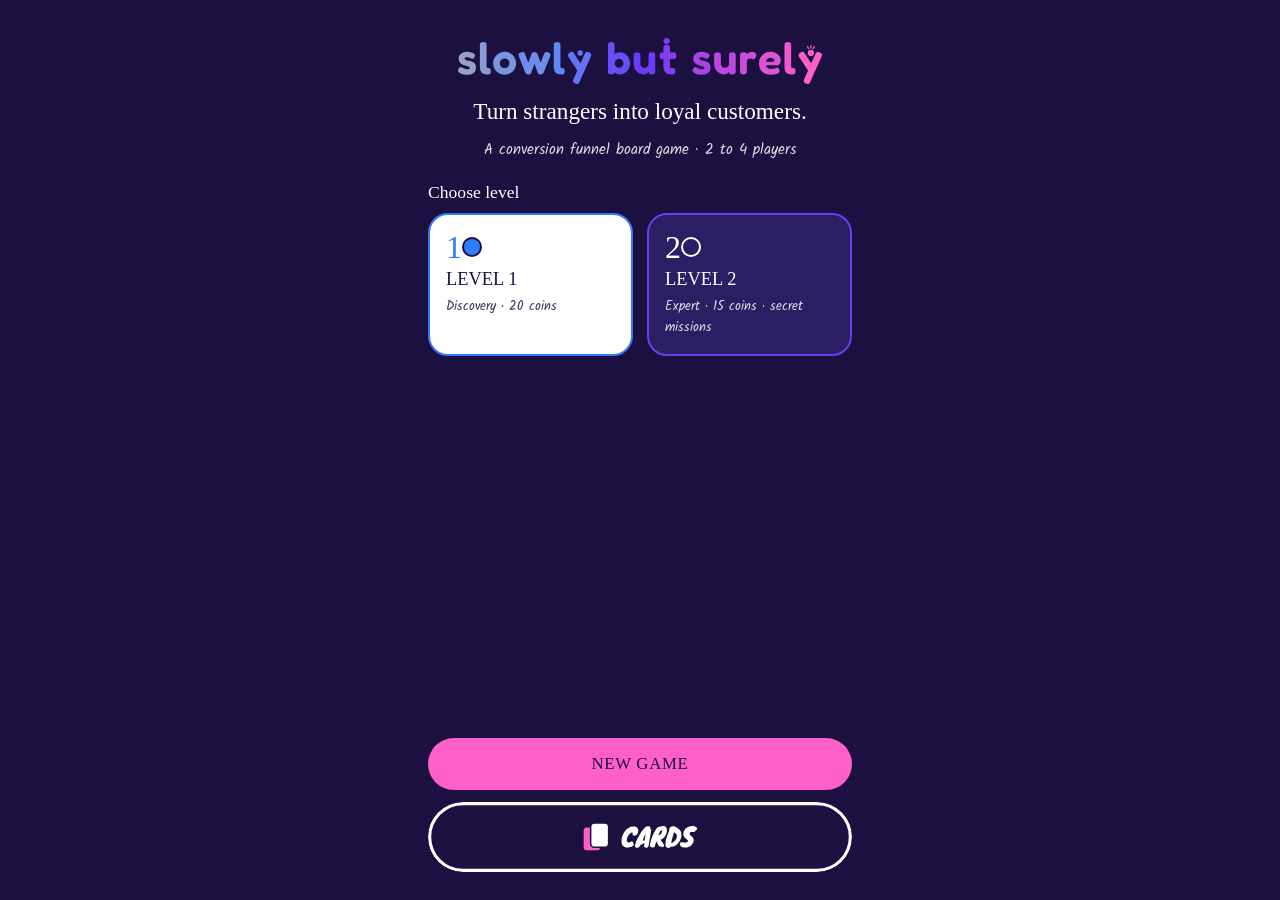
<file: index.html>
<!doctype html>
<html lang="en">
<head>
  <meta charset="utf-8">
  <meta name="viewport" content="width=device-width, initial-scale=1">
  <title>Slowly But Surely</title>
  <!-- Typographies Google Fonts -->
  <link rel="preconnect" href="https://fonts.googleapis.com">
  <link rel="preconnect" href="https://fonts.gstatic.com" crossorigin>
  <link href="https://fonts.googleapis.com/css2?family=DM+Mono:wght@400;500&family=Kalam:wght@400;700&family=Permanent+Marker&display=swap" rel="stylesheet">
  <link rel="stylesheet" href="./css/style.css">
  <script type="module" src="./js/app.js"></script>
</head>
<body>
  <main class="shell">
    <!-- Écran d'accueil : logo, choix du niveau (1 en bleu par défaut) et boutons -->
    <section id="screen-home" class="screen">
      <div class="home-hero">
        <img src="./assets/logo.svg" alt="slowly but surely" class="logo-svg logo-hero">
        <p class="hero-lead">Turn strangers into loyal customers.</p>
        <p class="hero-sub">A conversion funnel board game · 2 to 4 players</p>
      </div>

      <div>
        <span class="section-label">Choose level</span>
        <div class="level-grid">
          <button type="button" class="lvl-card is-sel-1" data-level="1">
            <div class="lvl-top">
              <span class="lvl-num">1</span>
              <span class="radio-dot"></span>
            </div>
            <div class="lvl-name">LEVEL 1</div>
            <div class="lvl-desc">Discovery · 20 coins</div>
          </button>
          <button type="button" class="lvl-card" data-level="2">
            <div class="lvl-top">
              <span class="lvl-num">2</span>
              <span class="radio-dot"></span>
            </div>
            <div class="lvl-name">LEVEL 2</div>
            <div class="lvl-desc">Expert · 15 coins · secret missions</div>
          </button>
        </div>
      </div>

      <div class="cta-stack">
        <button id="btn-new-game" type="button" class="btn-main">NEW GAME</button>
        <a href="./guide.html" class="btn-svg-link">
          <img src="./assets/button_cards.svg" alt="Cards" class="btn-svg-img">
        </a>
      </div>
    </section>

    <!-- Écran configuration des joueurs (logo cliquable pour revenir à l'accueil) -->
    <section id="screen-players" class="screen hidden">
      <header class="top-bar">
        <button id="btn-players-home" type="button" class="logo-btn" aria-label="Back to home">
          <img src="./assets/logo.svg" alt="slowly but surely" class="logo-svg">
        </button>
        <span id="players-level-badge" class="lvl-pill">LEVEL 1</span>
      </header>
      <div class="page-head">
        <h1 class="page-title">Players</h1>
        <p class="page-sub">How many players are at the table?</p>
      </div>
      <div class="count-grid">
        <button type="button" class="count-btn" data-count="2">2</button>
        <button type="button" class="count-btn is-active" data-count="3">3</button>
        <button type="button" class="count-btn" data-count="4">4</button>
      </div>
      <p class="hint-line">Just first names. Each player keeps their token colour.</p>
      <div id="player-inputs" class="stack"></div>
      <p id="players-error" class="err-msg hidden"></p>
      <div class="cta-stack">
        <button id="btn-start-game" type="button" class="btn-main">START GAME</button>
        <a href="./guide.html" class="btn-svg-link">
          <img src="./assets/button_cards.svg" alt="Cards" class="btn-svg-img">
        </a>
      </div>
    </section>

    <!-- Écran de manche (6 manches) -->
    <section id="screen-round" class="screen hidden">
      <header class="top-bar">
        <img src="./assets/logo.svg" alt="slowly but surely" class="logo-svg">
        <span id="round-level-badge" class="lvl-pill">LEVEL 1</span>
      </header>
      <div class="round-box">
        <div id="round-eyebrow" class="round-label">ROUND</div>
        <div id="round-counter" class="round-big">1/6</div>
        <div id="round-bars" class="round-bars"></div>
      </div>
      <div id="event-slot" class="event-wrap"></div>
      <div class="cta-stack">
        <button id="btn-round-action" type="button" class="btn-main">ROUND 1: DRAW EVENT</button>
        <a href="./guide.html" class="btn-svg-link">
          <img src="./assets/button_cards.svg" alt="Cards" class="btn-svg-img">
        </a>
      </div>
    </section>

    <!-- Écran de saisie des scores finaux (en pions + pièces) -->
    <section id="screen-scores" class="screen hidden">
      <header class="top-bar">
        <img src="./assets/logo.svg" alt="slowly but surely" class="logo-svg">
        <span id="scores-level-badge" class="lvl-pill">LEVEL 1</span>
      </header>
      <div class="page-head">
        <h1 class="page-title">Final scores</h1>
        <p id="scores-subtitle" class="page-sub">Count your pawns and coins on the board.</p>
      </div>
      <form id="scores-form" class="score-form" novalidate>
        <div id="score-cards" class="stack"></div>
        <button type="submit" class="btn-main">CALCULATE</button>
      </form>
    </section>

    <!-- Écran des résultats -->
    <section id="screen-results" class="screen hidden">
      <header class="top-bar">
        <img src="./assets/logo.svg" alt="slowly but surely" class="logo-svg">
        <span id="results-level-badge" class="lvl-pill">LEVEL 1</span>
      </header>
      <h1 class="page-title">Results</h1>
      <div id="winner-banner"></div>
      <div id="runners-list" class="stack"></div>
      <p class="bonus-note"><span class="bonus-dot"></span>Best conversion rate: +3 bonus points.</p>
      <div class="cta-stack">
        <button id="btn-results-new-game" type="button" class="btn-outline">NEW GAME</button>
      </div>
    </section>
  </main>

  <!-- Modale de confirmation de manche / fin de partie -->
  <div id="modal-round" class="modal hidden">
    <div class="modal-card">
      <div class="modal-badge">?</div>
      <h2 id="modal-round-title" class="modal-title">Everyone played?</h2>
      <p id="modal-round-desc" class="modal-desc"></p>
      <div class="modal-actions">
        <button id="modal-round-cancel" type="button" class="btn-modal-cancel">CANCEL</button>
        <button id="modal-round-confirm" type="button" class="btn-modal-pink">YES</button>
      </div>
    </div>
  </div>

  <!-- Modale de suppression de partie -->
  <div id="modal-reset" class="modal hidden">
    <div class="modal-card">
      <div class="modal-badge">!</div>
      <h2 class="modal-title">Erase game?</h2>
      <p class="modal-desc">Scores will be deleted from this device.</p>
      <div class="modal-actions">
        <button id="modal-reset-cancel" type="button" class="btn-modal-cancel">CANCEL</button>
        <button id="modal-reset-confirm" type="button" class="btn-modal-pink">ERASE</button>
      </div>
    </div>
  </div>
</body>
</html>
</file>
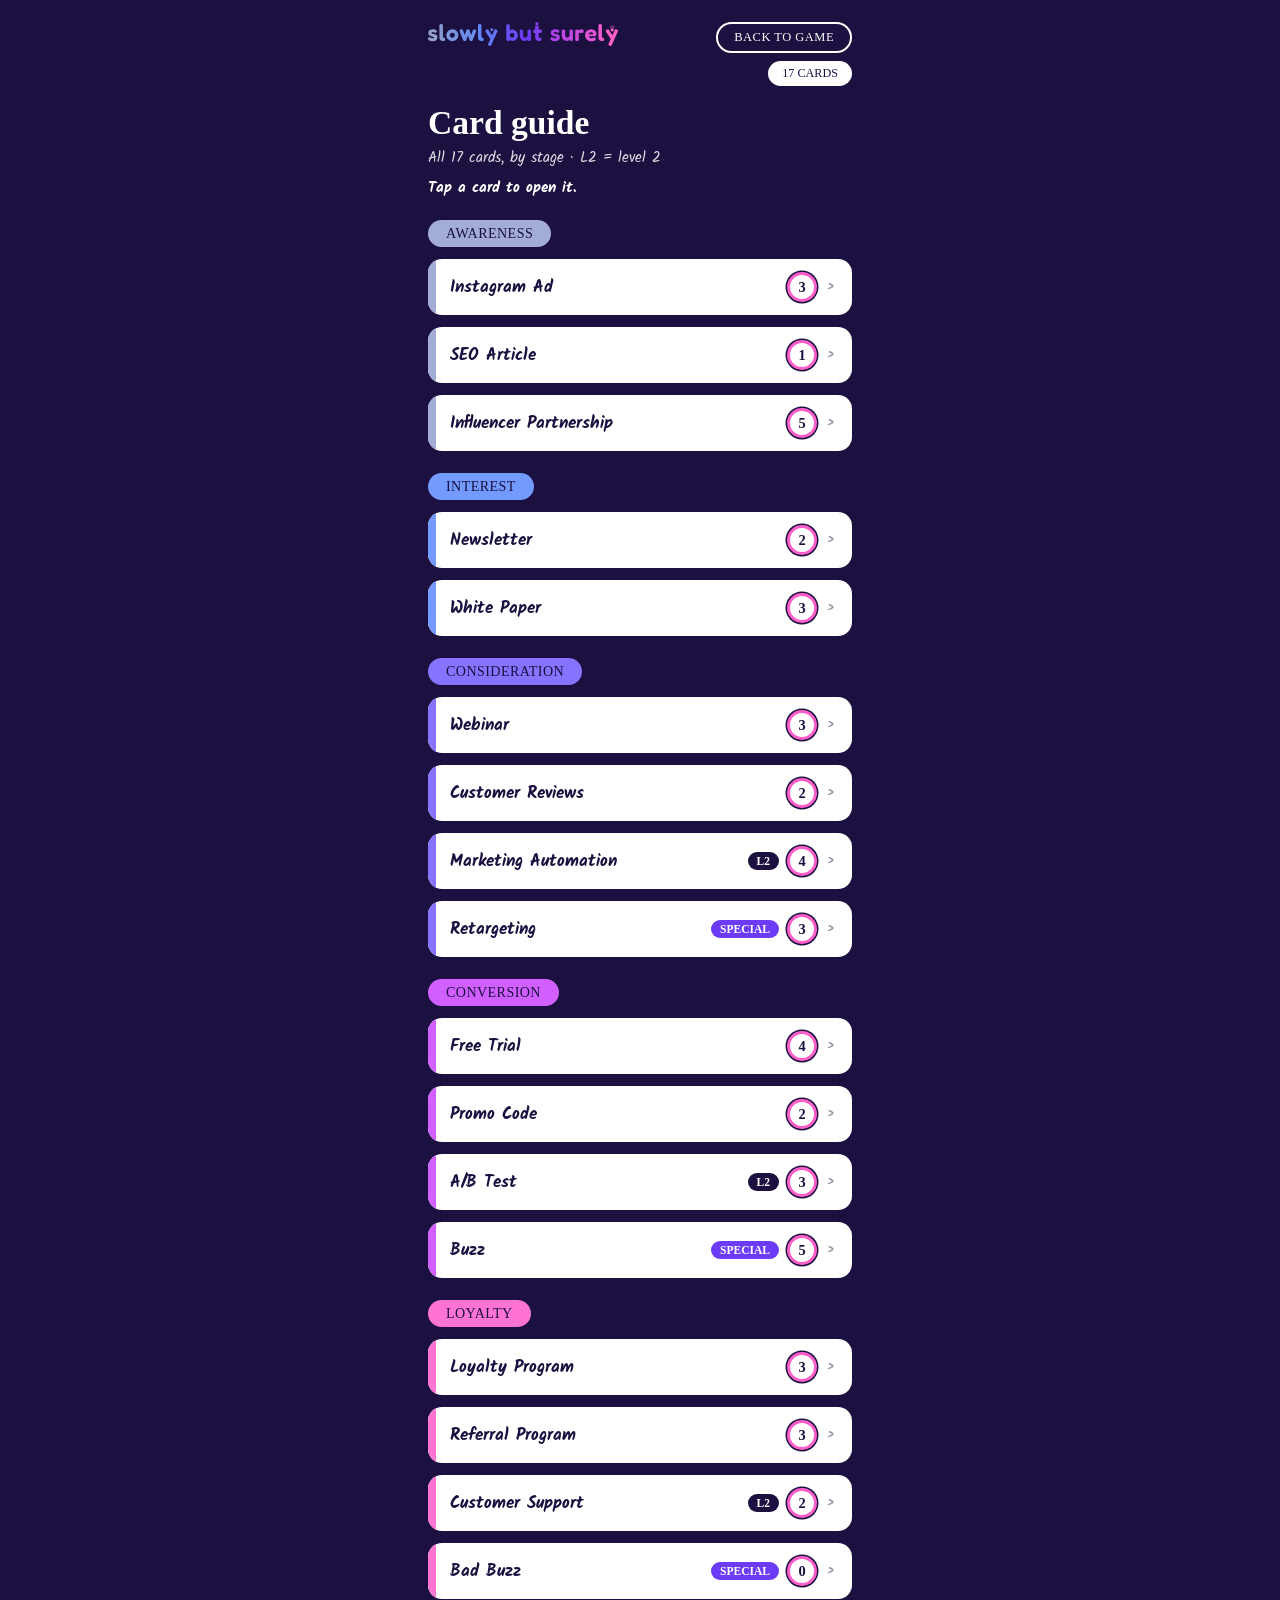
<file: guide.html>
<!doctype html>
<html lang="en">
<head>
  <meta charset="utf-8">
  <meta name="viewport" content="width=device-width, initial-scale=1">
  <title>Slowly But Surely — Card guide</title>
  <!-- Typographies Google Fonts -->
  <link rel="preconnect" href="https://fonts.googleapis.com">
  <link rel="preconnect" href="https://fonts.gstatic.com" crossorigin>
  <link href="https://fonts.googleapis.com/css2?family=DM+Mono:wght@400;500&family=Kalam:wght@400;700&family=Permanent+Marker&display=swap" rel="stylesheet">
  <link rel="stylesheet" href="./css/style.css">
  <script type="module" src="./js/guide.js"></script>
</head>
<body>
  <main class="shell">
    <!-- Barre haute : logo SVG à gauche, pilules BACK TO GAME et 17 CARDS à droite -->
    <header class="top-bar">
      <a href="./index.html"><img src="./assets/logo.svg" alt="slowly but surely" class="logo-svg"></a>
      <div class="guide-pills">
        <a href="./index.html" class="pill-outline">BACK TO GAME</a>
        <span id="guide-count-pill" class="pill-white">17 CARDS</span>
      </div>
    </header>

    <!-- Vue 1 : liste complète des 17 cartes par étape -->
    <section id="guide-list-view" class="guide-list-screen">
      <div class="page-head">
        <h1 class="page-title">Card guide</h1>
        <p class="page-sub">All 17 cards, by stage · L2 = level 2</p>
        <p class="tap-hint">Tap a card to open it.</p>
      </div>
      <div id="guide-groups" class="stack-lg"></div>
    </section>

    <!-- Vue 2 : détail plein écran espacé d'une carte -->
    <section id="guide-detail-view" class="screen hidden">
      <div class="detail-top">
        <button id="btn-back-to-list" type="button" class="back-link">&lsaquo;&nbsp;&nbsp;All cards</button>
        <div id="detail-stage-pill" class="row-right"></div>
      </div>

      <div id="guide-detail-content" class="detail-wrap"></div>

      <button id="btn-next-card" type="button" class="btn-outline">NEXT CARD</button>
    </section>
  </main>
</body>
</html>
</file>
<file: css/style.css>
/* Palette de couleurs Slowly But Surely */
:root {
  --ink: #1B1040;
  --wall: #2B1E62;
  --pink: #FF5FC8;
  --violet: #6C3BF5;
  --blue: #2F7BFF;
  --white: #FFFFFF;
}

* { box-sizing: border-box; }

body {
  margin: 0;
  background: var(--ink);
  color: var(--white);
  font-family: "Kalam", cursive;
  min-height: 100dvh;
}

button, input { font: inherit; color: inherit; }
button { cursor: pointer; border: 0; background: none; }
a { color: inherit; text-decoration: none; }
.hidden { display: none !important; }

/* Conteneur mobile plein écran */
.shell {
  max-width: 460px;
  min-height: 100dvh;
  margin: 0 auto;
  padding: 22px 18px 28px;
  display: flex;
  flex-direction: column;
  gap: 18px;
}

/* Écrans étirés sur toute la hauteur de l'écran */
.screen {
  flex: 1;
  display: flex;
  flex-direction: column;
  justify-content: space-between;
  gap: 20px;
}

.top-bar {
  display: flex;
  align-items: flex-start;
  justify-content: space-between;
  gap: 12px;
}

.logo-btn { padding: 0; display: inline-flex; align-items: center; }
.logo-svg { height: 24px; width: auto; display: block; }
.logo-hero { height: 46px; margin: 0 auto; }

/* Pilules d'en-tête identiques pour LEVEL 1 et LEVEL 2 */
.lvl-pill, .pill-outline {
  padding: 6px 16px;
  border-radius: 999px;
  border: 2px solid var(--white);
  background: transparent;
  color: var(--white);
  font-family: "Permanent Marker", cursive;
  font-size: 0.78rem;
  letter-spacing: 0.04em;
  white-space: nowrap;
}

.pill-white {
  padding: 5px 14px;
  border-radius: 999px;
  background: var(--white);
  color: var(--ink);
  font-family: "Permanent Marker", cursive;
  font-size: 0.76rem;
}

.guide-pills {
  display: flex;
  flex-direction: column;
  align-items: flex-end;
  gap: 8px;
}

/* Accueil */
.home-hero {
  text-align: center;
  padding-top: 16px;
  display: flex;
  flex-direction: column;
  gap: 12px;
}

.hero-lead {
  margin: 0;
  font-family: "Permanent Marker", cursive;
  font-size: 1.45rem;
  line-height: 1.3;
}

.hero-sub, .hint-line, .page-sub {
  margin: 0;
  font-size: 0.92rem;
  opacity: 0.85;
}

.tap-hint {
  margin: 2px 0 0;
  font-weight: 700;
  font-size: 0.95rem;
}

.section-label {
  display: block;
  font-family: "Permanent Marker", cursive;
  font-size: 1.1rem;
  margin-bottom: 10px;
}

/* Cartes de choix de niveau : Level 1 en bleu, Level 2 en rose */
.level-grid {
  display: grid;
  grid-template-columns: 1fr 1fr;
  gap: 14px;
}

.lvl-card {
  background: var(--wall);
  border: 2px solid var(--violet);
  border-radius: 20px;
  padding: 16px;
  text-align: left;
  display: flex;
  flex-direction: column;
  gap: 6px;
}

.lvl-top {
  display: flex;
  align-items: center;
  justify-content: space-between;
}

.lvl-num {
  font-family: "Permanent Marker", cursive;
  font-size: 2rem;
  line-height: 1;
}

.radio-dot {
  width: 20px;
  height: 20px;
  border-radius: 50%;
  border: 2px solid var(--white);
}

.lvl-name { font-family: "Permanent Marker", cursive; font-size: 1.15rem; }
.lvl-desc { font-size: 0.82rem; opacity: 0.85; }

.lvl-card.is-sel-1 {
  background: var(--white);
  border-color: var(--blue);
  color: var(--ink);
}
.lvl-card.is-sel-1 .lvl-num { color: var(--blue); }
.lvl-card.is-sel-1 .radio-dot { background: var(--blue); border-color: var(--ink); }

.lvl-card.is-sel-2 {
  background: var(--white);
  border-color: var(--pink);
  color: var(--ink);
}
.lvl-card.is-sel-2 .lvl-num { color: var(--pink); }
.lvl-card.is-sel-2 .radio-dot { background: var(--pink); border-color: var(--ink); }

/* Boutons d'action principaux et bouton SVG Cards */
.cta-stack {
  display: flex;
  flex-direction: column;
  gap: 12px;
  margin-top: auto;
}

.btn-main, .btn-outline {
  width: 100%;
  padding: 16px 18px;
  border-radius: 999px;
  text-align: center;
  font-family: "Permanent Marker", cursive;
  font-size: 1.05rem;
  letter-spacing: 0.04em;
  display: block;
}

.btn-main { background: var(--pink); color: var(--ink); }
.btn-outline { border: 2px solid var(--white); color: var(--white); }

.btn-svg-link {
  display: block;
  width: 100%;
  border-radius: 999px;
  overflow: hidden;
}

.btn-svg-img {
  width: 100%;
  height: auto;
  display: block;
}

.page-title {
  margin: 0;
  font-family: "Permanent Marker", cursive;
  font-size: 2.1rem;
}

.page-head { display: flex; flex-direction: column; gap: 4px; }
.stack { display: flex; flex-direction: column; gap: 12px; }
.stack-lg { display: flex; flex-direction: column; gap: 22px; }

/* Joueurs */
.count-grid {
  display: grid;
  grid-template-columns: repeat(3, 1fr);
  gap: 12px;
}

.count-btn {
  padding: 14px;
  border-radius: 16px;
  background: var(--wall);
  font-family: "Permanent Marker", cursive;
  font-size: 1.5rem;
}

.count-btn.is-active { background: var(--white); color: var(--ink); }

.player-row {
  display: flex;
  align-items: center;
  gap: 12px;
}

.dot {
  width: 22px;
  height: 22px;
  border-radius: 50%;
  border: 2px solid var(--ink);
  flex-shrink: 0;
}

.name-inp {
  width: 100%;
  padding: 14px 16px;
  border-radius: 16px;
  background: var(--white);
  color: var(--ink);
  border: 0;
}

.err-msg {
  margin: 0;
  color: var(--pink);
  font-family: "DM Mono", monospace;
  font-size: 0.8rem;
}

/* Manches */
.round-box { text-align: center; }

.round-label {
  font-family: "DM Mono", monospace;
  font-size: 0.85rem;
  letter-spacing: 0.25em;
  color: var(--pink);
}

.round-big {
  font-family: "Permanent Marker", cursive;
  font-size: 4.5rem;
  line-height: 1;
  margin: 6px 0 14px;
}

.round-bars {
  display: grid;
  grid-template-columns: repeat(6, 1fr);
  gap: 8px;
}

.r-bar { height: 6px; border-radius: 999px; background: var(--wall); }
.r-bar.is-on { background: var(--pink); }

.event-wrap {
  flex: 1;
  display: flex;
  flex-direction: column;
  justify-content: center;
}

.event-wait {
  background: var(--wall);
  border-radius: 24px;
  padding: 36px 20px;
  text-align: center;
  display: flex;
  flex-direction: column;
  align-items: center;
  gap: 14px;
}

.q-circle {
  width: 58px;
  height: 58px;
  border-radius: 50%;
  border: 2px solid var(--white);
  display: grid;
  place-items: center;
  font-family: "Permanent Marker", cursive;
  font-size: 1.6rem;
}

.event-card {
  background: var(--white);
  color: var(--ink);
  border-radius: 24px;
  overflow: hidden;
}

.event-head {
  padding: 12px 18px;
  display: flex;
  align-items: center;
  justify-content: space-between;
  font-weight: 700;
}

.excl-badge {
  width: 26px;
  height: 26px;
  border-radius: 50%;
  background: var(--ink);
  color: var(--white);
  display: grid;
  place-items: center;
  font-family: "Permanent Marker", cursive;
}

.event-body {
  padding: 20px;
  display: flex;
  flex-direction: column;
  gap: 12px;
}

.event-name {
  margin: 0;
  font-family: "Permanent Marker", cursive;
  font-size: 1.7rem;
}

.event-tip {
  margin: 0;
  padding-top: 10px;
  border-top: 1px solid #E5E7EB;
  font-size: 0.85rem;
  opacity: 0.75;
}

/* Scores et résultats */
.score-form {
  flex: 1;
  display: flex;
  flex-direction: column;
  justify-content: space-between;
  gap: 18px;
}

.score-card {
  background: var(--white);
  color: var(--ink);
  border-radius: 22px;
  padding: 16px;
  display: flex;
  flex-direction: column;
  gap: 12px;
}

.score-head {
  display: flex;
  align-items: center;
  justify-content: space-between;
  gap: 8px;
}

.mission-pill {
  padding: 6px 12px;
  border-radius: 999px;
  border: 2px solid var(--ink);
  font-family: "Permanent Marker", cursive;
  font-size: 0.8rem;
  display: flex;
  align-items: center;
  gap: 6px;
}

.mission-pill.is-on { background: var(--pink); }

/* Grille des 5 champs de saisie des scores (pions + pièces) */
.metrics-5 {
  display: grid;
  grid-template-columns: 1fr 1fr;
  gap: 10px;
}

.m-box {
  background: #F4F5FB;
  border-radius: 14px;
  padding: 10px 12px;
  border-left: 4px solid var(--violet);
}

.m-box.is-wide { grid-column: span 2; }

.m-box label {
  display: block;
  font-family: "DM Mono", monospace;
  font-size: 0.68rem;
  font-weight: 500;
}

.m-box input {
  width: 100%;
  border: 0;
  background: transparent;
  font-family: "Permanent Marker", cursive;
  font-size: 1.35rem;
  color: var(--ink);
  margin-top: 4px;
}

.winner-card {
  background: var(--pink);
  color: var(--ink);
  border-radius: 24px;
  padding: 20px;
  display: flex;
  align-items: center;
  justify-content: space-between;
  gap: 12px;
}

.winner-name {
  font-family: "Permanent Marker", cursive;
  font-size: 1.8rem;
  display: flex;
  align-items: center;
  gap: 10px;
  margin: 4px 0;
}

.pts-ring {
  width: 82px;
  height: 82px;
  border-radius: 50%;
  background: var(--white);
  border: 4px solid var(--ink);
  display: grid;
  place-items: center;
  font-family: "Permanent Marker", cursive;
  font-size: 1.7rem;
  flex-shrink: 0;
}

.runner-card {
  background: var(--white);
  color: var(--ink);
  border-radius: 18px;
  padding: 14px 16px;
  display: flex;
  align-items: center;
  justify-content: space-between;
}

.rank-circle {
  width: 30px;
  height: 30px;
  border-radius: 50%;
  border: 2px solid var(--ink);
  display: grid;
  place-items: center;
  font-family: "Permanent Marker", cursive;
}

.bonus-note {
  margin: 0;
  display: flex;
  align-items: center;
  gap: 10px;
  font-size: 0.9rem;
}

.bonus-dot {
  width: 16px;
  height: 16px;
  border-radius: 50%;
  background: var(--pink);
  flex-shrink: 0;
}

/* Guide des cartes */
.guide-list-screen {
  display: flex;
  flex-direction: column;
  gap: 20px;
}

.stage-chip {
  display: inline-block;
  align-self: flex-start;
  padding: 5px 18px;
  border-radius: 999px;
  color: var(--ink);
  font-family: "Permanent Marker", cursive;
  font-size: 0.88rem;
  letter-spacing: 0.03em;
}

.card-row-btn {
  width: 100%;
  background: var(--white);
  color: var(--ink);
  border-radius: 14px;
  padding: 13px 16px 13px 22px;
  position: relative;
  overflow: hidden;
  display: flex;
  align-items: center;
  justify-content: space-between;
  font-weight: 700;
  font-size: 1.05rem;
  text-align: left;
}

.card-row-btn::before {
  content: "";
  position: absolute;
  inset: 0 auto 0 0;
  width: 8px;
  background: var(--accent, var(--pink));
}

.row-right { display: flex; align-items: center; gap: 8px; }

.tag-pill {
  background: var(--ink);
  color: var(--white);
  padding: 3px 9px;
  border-radius: 999px;
  font-family: "Permanent Marker", cursive;
  font-size: 0.72rem;
}

.tag-pill.is-special {
  background: var(--violet);
}

.coin-circle {
  width: 30px;
  height: 30px;
  border-radius: 50%;
  background: var(--white);
  border: 3px solid var(--pink);
  box-shadow: 0 0 0 1.5px var(--ink);
  display: grid;
  place-items: center;
  font-family: "Permanent Marker", cursive;
  font-size: 0.9rem;
  color: var(--ink);
}

.coin-circle.is-lg {
  width: 52px;
  height: 52px;
  border-width: 5px;
  box-shadow: 0 0 0 2px var(--ink);
  font-size: 1.45rem;
  flex-shrink: 0;
}

.chev { opacity: 0.45; font-size: 1.2rem; }

.detail-top { display: flex; flex-direction: column; gap: 14px; }

.back-link {
  align-self: flex-start;
  font-weight: 700;
  font-size: 1.1rem;
  padding: 4px 0;
}

.detail-wrap {
  flex: 1;
  display: flex;
  flex-direction: column;
  justify-content: center;
}

.detail-card {
  background: var(--white);
  color: var(--ink);
  border-radius: 26px;
  overflow: hidden;
  display: flex;
  flex-direction: column;
}

.detail-stripe { height: 16px; background: var(--accent, var(--pink)); }

.detail-body {
  padding: 24px 22px 28px;
  display: flex;
  flex-direction: column;
  gap: 20px;
}

.detail-head {
  display: flex;
  align-items: flex-start;
  justify-content: space-between;
  gap: 12px;
}

.detail-title {
  margin: 0;
  font-family: "Permanent Marker", cursive;
  font-size: 2rem;
  line-height: 1.15;
}

.detail-block {
  display: flex;
  flex-direction: column;
  gap: 6px;
  padding-top: 16px;
  border-top: 1.5px solid #E5E7EB;
}

.detail-label { font-weight: 700; font-size: 0.95rem; }
.detail-text { margin: 0; font-size: 1rem; line-height: 1.4; }
.detail-text.is-muted { opacity: 0.72; }

/* Modales */
.modal {
  position: fixed;
  inset: 0;
  background: rgba(27, 16, 64, 0.82);
  display: grid;
  place-items: center;
  padding: 20px;
}

.modal-card {
  width: 100%;
  max-width: 360px;
  background: var(--white);
  color: var(--ink);
  border-radius: 26px;
  padding: 26px 20px;
  text-align: center;
  display: flex;
  flex-direction: column;
  align-items: center;
  gap: 14px;
}

.modal-badge {
  width: 52px;
  height: 52px;
  border-radius: 50%;
  background: var(--pink);
  border: 2px solid var(--ink);
  display: grid;
  place-items: center;
  font-family: "Permanent Marker", cursive;
  font-size: 1.5rem;
}

.modal-title { margin: 0; font-family: "Permanent Marker", cursive; font-size: 1.6rem; }
.modal-desc { margin: 0; font-size: 0.95rem; opacity: 0.8; }

.modal-actions {
  width: 100%;
  display: grid;
  grid-template-columns: 1fr 1fr;
  gap: 10px;
  margin-top: 6px;
}

.btn-modal-cancel, .btn-modal-pink {
  padding: 13px;
  border-radius: 999px;
  font-family: "Permanent Marker", cursive;
  font-size: 0.95rem;
}

.btn-modal-cancel {
  background: var(--white);
  border: 2px solid var(--ink);
  color: var(--ink);
}

.btn-modal-pink {
  background: var(--pink);
  border: 2px solid var(--ink);
  color: var(--ink);
}
</file>
